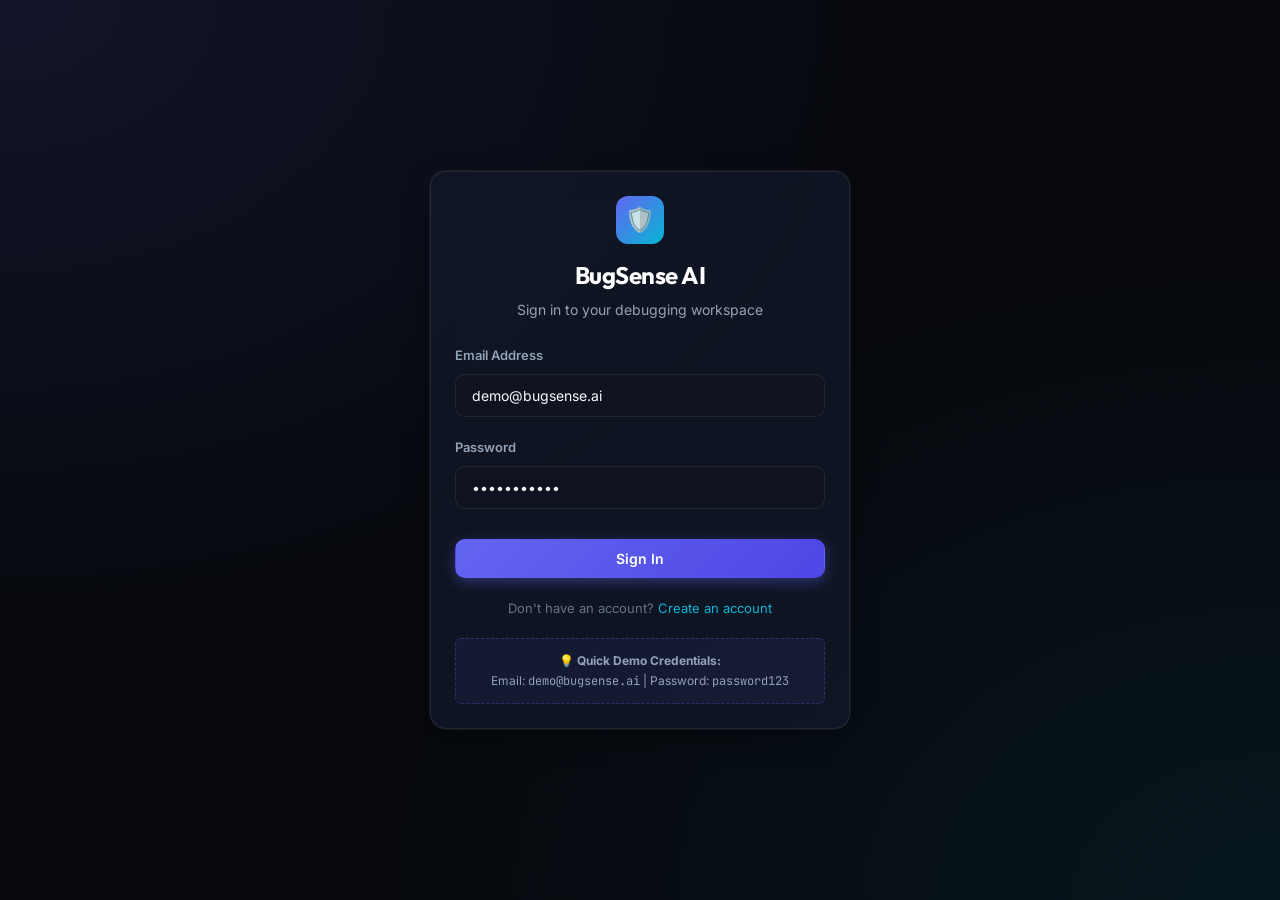
<file: frontend/index.html>
<!DOCTYPE html>
<html lang="en">

<head>
  <meta charset="UTF-8">
  <meta name="viewport" content="width=device-width, initial-scale=1.0">
  <title>BugSense AI — Developer Dashboard</title>
  <link rel="stylesheet" href="assets/css/base.css">
  <link rel="stylesheet" href="assets/css/components.css">
  <link rel="stylesheet" href="assets/css/dashboard.css">
</head>

<body>
  <!-- Navigation Header -->
  <nav class="navbar">
    <div class="app-container nav-wrapper">
      <a href="index.html" class="brand">
        <div class="brand-icon">🛡️</div>
        <span>BugSense AI</span>
      </a>
      <ul class="nav-links">
        <li class="nav-item"><a href="index.html" class="active">Dashboard</a></li>
        <li class="nav-item"><a href="upload.html">Upload Code</a></li>
        <li class="nav-item"><a href="history.html">History</a></li>
        <li class="nav-item"><a href="javascript:void(0)" id="logout-link"
            style="color: var(--severity-critical);">Logout</a></li>
      </ul>
    </div>
  </nav>

  <main class="main-content">
    <div class="app-container">

      <!-- Hero Banner -->
      <div class="hero-banner">
        <div class="hero-text">
          <h1>Automated Code Debugging</h1>
          <p>
            Static AST analysis, OWASP security scanning, and autonomous agentic patch generation — reducing debugging
            time from hours to seconds.
          </p>
          <div style="margin-top: 20px; display: flex; gap: 12px;">
            <a href="upload.html" class="btn btn-primary">⚡ Scan New Code</a>
            <a href="history.html" class="btn btn-secondary">📜 View Past Reports</a>
          </div>
        </div>
      </div>

      <!-- Quick Stats Overview -->
      <div class="stats-overview">
        <div class="stat-card">
          <div class="stat-icon" style="background: rgba(99, 102, 241, 0.15); color: var(--accent-primary);">🐞</div>
          <div class="stat-info">
            <div class="stat-number" id="dash-total-bugs">14</div>
            <div class="stat-title">Total Bugs Detected</div>
          </div>
        </div>
        <div class="stat-card">
          <div class="stat-icon" style="background: rgba(16, 185, 129, 0.15); color: var(--accent-emerald);">🤖</div>
          <div class="stat-info">
            <div class="stat-number" id="dash-auto-fixed" style="color: var(--accent-emerald);">11</div>
            <div class="stat-title">Auto-Fixed in Sandbox</div>
          </div>
        </div>
        <div class="stat-card">
          <div class="stat-icon" style="background: rgba(244, 63, 94, 0.15); color: var(--severity-critical);">🔥</div>
          <div class="stat-info">
            <div class="stat-number" id="dash-critical-issues" style="color: var(--severity-critical);">3</div>
            <div class="stat-title">Critical Vulnerabilities</div>
          </div>
        </div>
        <div class="stat-card">
          <div class="stat-icon" style="background: rgba(6, 182, 212, 0.15); color: var(--accent-cyan);">⏱️</div>
          <div class="stat-info">
            <div class="stat-number" style="color: var(--accent-cyan);">94%</div>
            <div class="stat-title">Avg Debug Time Saved</div>
          </div>
        </div>
      </div>

      <!-- Dashboard 2-column Grid -->
      <div class="dashboard-grid">

        <!-- Left: Recent Analyses Table -->
        <div class="card">
          <div style="display: flex; justify-content: space-between; align-items: center; margin-bottom: 16px;">
            <h3>Recent Code Analyses</h3>
            <a href="history.html" style="font-size: 13px;">View All &rarr;</a>
          </div>

          <div id="dash-loading" style="color: var(--text-muted); font-size: 13px;">Loading submissions...</div>
          <table class="recent-table" id="dash-table" style="display: none;">
            <thead>
              <tr>
                <th>File Name</th>
                <th>Hash</th>
                <th>Date</th>
                <th>Action</th>
              </tr>
            </thead>
            <tbody id="dash-table-body"></tbody>
          </table>
        </div>

        <!-- Right: Instant Quick Scanner Widget -->
        <div class="card" id="quick-scan-card">
          <div style="display: flex; justify-content: space-between; align-items: center; margin-bottom: 8px;">
            <h3>⚡ Quick Scan Widget</h3>
            <span class="badge-severity badge-Info" style="font-size: 11px;">Multi-Language</span>
          </div>
          <p style="font-size: 13px; color: var(--text-secondary); margin-top: 4px; margin-bottom: 12px;">
            Paste code in Python, C, C++, Java, JS, Go, Rust, or SQL for instant static and AI analysis.
          </p>

          <div style="margin-bottom: 12px;">
            <select id="quick-lang-select" class="form-select" style="font-size: 13px; padding: 7px 12px;">
              <option value="auto">🌐 Auto-Detect Language</option>
              <option value="Python">🐍 Python (.py)</option>
              <option value="C">🇨 C (.c)</option>
              <option value="C++">➕ C++ (.cpp)</option>
              <option value="Java">☕ Java (.java)</option>
              <option value="JavaScript">🟨 JavaScript (.js)</option>
              <option value="TypeScript">🔷 TypeScript (.ts)</option>
              <option value="Go">🐹 Go (.go)</option>
              <option value="Rust">🦀 Rust (.rs)</option>
              <option value="C#">🔷 C# (.cs)</option>
              <option value="PHP">🐘 PHP (.php)</option>
              <option value="Ruby">💎 Ruby (.rb)</option>
              <option value="SQL">🗄️ SQL (.sql)</option>
              <option value="Shell">🐚 Shell / Bash (.sh)</option>
            </select>
          </div>

          <textarea id="quick-code-area" class="form-textarea" rows="7"
            placeholder="// Paste your C, C++, Java, JavaScript, Python, Go, or SQL code here..."></textarea>

          <button id="quick-scan-btn" class="btn btn-primary" style="width: 100%; margin-top: 14px;">
            Run Instant Multi-Language Scan
          </button>

          <!-- Error Notification Display Box (Hidden by default) -->
          <div id="quick-error-container" class="quick-error-box" style="display: none;"></div>

          <!-- Instant In-Widget Results Display Container (Hidden by default) -->
          <div id="quick-results-container" class="quick-results-wrapper" style="display: none;"></div>
        </div>

      </div>

    </div>
  </main>

  <footer class="footer">
    <div class="app-container">
      BugSense AI — Automated Code Debugging & Agentic Patching Assistant
    </div>
  </footer>

  <script type="module">
    import { apiRequest } from './assets/js/api.js';
    import { requireAuth, logout } from './assets/js/auth.js';
    import {
      formatDate,
      showToast,
      escapeHtml,
      normalizePythonCode,
      getLineSnippet,
      generateSyntaxExplanations,
    } from './assets/js/utils.js';
    import { renderSeverityBadge, renderScorePill } from './assets/js/severityBadges.js';

    requireAuth();

    document.getElementById('logout-link').addEventListener('click', logout);

    // Load recent submissions
    async function loadDashboard() {
      try {
        const subs = await apiRequest('/upload/history');
        const loadingEl = document.getElementById('dash-loading');
        if (loadingEl) loadingEl.style.display = 'none';
        const table = document.getElementById('dash-table');
        const tbody = document.getElementById('dash-table-body');

        if (subs && subs.length > 0) {
          table.style.display = 'table';
          tbody.innerHTML = subs.slice(0, 5).map(s => `
            <tr>
              <td><strong>${escapeHtml(s.filename)}</strong></td>
              <td><code>${escapeHtml(s.source_hash.substring(0, 8))}...</code></td>
              <td>${formatDate(s.uploaded_at)}</td>
              <td><a href="report.html?id=${s.id}" class="btn btn-primary btn-sm">Audit Report</a></td>
            </tr>
          `).join('');
        } else {
          if (loadingEl) {
            loadingEl.style.display = 'block';
            loadingEl.textContent = 'No submissions yet. Use the Quick Scan widget or Upload page!';
          }
        }
      } catch (err) {
        const loadingEl = document.getElementById('dash-loading');
        if (loadingEl) loadingEl.textContent = 'Failed to load dashboard data.';
      }
    }

    // Elements
    const quickBtn = document.getElementById('quick-scan-btn');
    const quickArea = document.getElementById('quick-code-area');
    const errorContainer = document.getElementById('quick-error-container');
    const resultsContainer = document.getElementById('quick-results-container');

    function hideQuickError() {
      if (errorContainer) {
        errorContainer.style.display = 'none';
        errorContainer.innerHTML = '';
      }
    }

    function hideQuickResults() {
      if (resultsContainer) {
        resultsContainer.style.display = 'none';
        resultsContainer.innerHTML = '';
      }
    }

    function showQuickError(errorInfo) {
      if (!errorContainer) return;
      errorContainer.style.display = 'block';

      if (errorInfo.type === 'syntax') {
        errorContainer.innerHTML = `
          <div class="quick-error-header">
            <span>⚠️</span>
            <span>${escapeHtml(errorInfo.title || 'Python Syntax Error')}</span>
          </div>
          <div class="quick-error-body">
            <strong>${escapeHtml(errorInfo.message)}</strong>
          </div>
          ${errorInfo.codeSnippet ? `
            <pre class="quick-error-snippet"><code>Line ${errorInfo.line}: ${escapeHtml(errorInfo.codeSnippet)}</code></pre>
          ` : ''}
          ${errorInfo.rootCause ? `
            <div style="margin-top: 8px; font-size: 12px; color: #cbd5e1;">
              <strong>Root Cause:</strong> ${escapeHtml(errorInfo.rootCause)}
            </div>
          ` : ''}
          ${errorInfo.fixGuidance ? `
            <div class="quick-error-fix">
              <strong>Recommended Fix:</strong> ${escapeHtml(errorInfo.fixGuidance)}
            </div>
          ` : ''}
        `;
      } else {
        errorContainer.innerHTML = `
          <div class="quick-error-header">
            <span>⚠️</span>
            <span>${escapeHtml(errorInfo.title || 'Notice')}</span>
          </div>
          <div class="quick-error-body">${escapeHtml(errorInfo.message)}</div>
          ${errorInfo.guidance ? `
            <div class="quick-error-fix">${escapeHtml(errorInfo.guidance)}</div>
          ` : ''}
        `;
      }
    }

    function renderQuickResults(reportData, sourceCode) {
      if (!resultsContainer) return;
      resultsContainer.style.display = 'block';

      const totalBugs = reportData.total_bugs || 0;
      const bugs = reportData.bugs || [];
      const submissionId = reportData.submission_id;

      if (totalBugs === 0) {
        resultsContainer.innerHTML = `
          <div class="quick-results-header">
            <span class="badge-severity badge-Low" style="background: rgba(16, 185, 129, 0.15); color: #10b981; border-color: #10b981;">
              ✓ Clean Code
            </span>
            <span style="font-weight: 700; color: #10b981; font-size: 13px;">Zero Defects Detected</span>
          </div>
          <div style="font-size: 13px; color: #e2e8f0; line-height: 1.5; margin-bottom: 12px;">
            🎉 All static AST rules, Bandit security checks, and code complexity metrics passed cleanly!
          </div>
          <div class="quick-results-actions">
            <a href="report.html?id=${submissionId}" class="btn btn-primary btn-sm" style="flex: 1;">
              📊 View Full Audit Report &rarr;
            </a>
          </div>
        `;
        return;
      }

      const criticalCount = reportData.critical_count !== undefined
        ? reportData.critical_count
        : bugs.filter(b => b.severity === 'Critical').length;
      const highCount = reportData.high_count !== undefined
        ? reportData.high_count
        : bugs.filter(b => b.severity === 'High').length;
      const mediumCount = reportData.medium_count !== undefined
        ? reportData.medium_count
        : bugs.filter(b => b.severity === 'Medium').length;
      const lowCount = reportData.low_count !== undefined
        ? reportData.low_count
        : bugs.filter(b => b.severity === 'Low').length;

      const issueListHtml = bugs.map((b, idx) => {
        const lineSnippet = getLineSnippet(sourceCode, b.line);
        const sev = b.severity || 'Medium';
        return `
          <div class="quick-issue-item">
            <div class="quick-issue-top">
              <div style="display: flex; align-items: center; gap: 6px; flex-wrap: wrap;">
                ${renderSeverityBadge(sev)}
                <span class="analysis-meta-tag" style="font-size: 11px;">Line ${b.line}${b.column ? `:${b.column}` : ''}</span>
                <span class="analysis-meta-tag" style="font-size: 11px;">${escapeHtml(b.tool)}</span>
              </div>
              ${renderScorePill(b.severity_score)}
            </div>
            <div class="quick-issue-msg">${escapeHtml(b.message)}</div>
            ${lineSnippet ? `
              <pre class="quick-issue-snippet"><code>Line ${b.line}: ${escapeHtml(lineSnippet)}</code></pre>
            ` : ''}
            ${b.explanation ? `
              <div class="quick-issue-fix">
                💡 <strong>AI Guidance:</strong> ${escapeHtml(b.explanation.slice(0, 160))}${b.explanation.length > 160 ? '...' : ''}
              </div>
            ` : ''}
          </div>
        `;
      }).join('');

      resultsContainer.innerHTML = `
        <div class="quick-results-header">
          <div style="font-weight: 700; color: #ffffff; font-size: 14px;">
            Scan Results: ${totalBugs} Issue${totalBugs === 1 ? '' : 's'} Found
          </div>
          ${criticalCount > 0 ? renderSeverityBadge('Critical') : (highCount > 0 ? renderSeverityBadge('High') : renderSeverityBadge('Medium'))}
        </div>

        <div class="quick-results-summary">
          ${criticalCount > 0 ? `<span class="quick-summary-pill" style="background: rgba(244,63,94,0.2); color: var(--severity-critical); border: 1px solid rgba(244,63,94,0.4);">🔥 ${criticalCount} Critical</span>` : ''}
          ${highCount > 0 ? `<span class="quick-summary-pill" style="background: rgba(249,115,22,0.2); color: var(--severity-high); border: 1px solid rgba(249,115,22,0.4);">⚠️ ${highCount} High</span>` : ''}
          ${mediumCount > 0 ? `<span class="quick-summary-pill" style="background: rgba(234,179,8,0.2); color: var(--severity-medium); border: 1px solid rgba(234,179,8,0.4);">⚡ ${mediumCount} Medium</span>` : ''}
          ${lowCount > 0 ? `<span class="quick-summary-pill" style="background: rgba(56,189,248,0.2); color: var(--severity-low); border: 1px solid rgba(56,189,248,0.4);">ℹ️ ${lowCount} Low</span>` : ''}
        </div>

        <div class="quick-issue-list">
          ${issueListHtml}
        </div>

        <div class="quick-results-actions">
          <a href="report.html?id=${submissionId}" class="btn btn-primary btn-sm" style="flex: 1;">
            📊 Open Full Diagnostic View & Agentic Patching &rarr;
          </a>
        </div>
      `;
    }

    function handleQuickScanError(err, sourceCode) {
      const errData = err.errorData || {};
      const errCode = errData.code || '';
      const errMsg = errData.message || err.message || '';
      const details = errData.details || {};

      if (errCode === 'CODE_SYNTAX_ERROR') {
        const line = details.line || 1;
        const col = details.column || 0;
        const text = details.text || getLineSnippet(sourceCode, line);
        const syntaxMsg = details.message || errMsg || 'invalid syntax';
        const formatted = `Python syntax error on line ${line}, column ${col}: ${syntaxMsg}`;

        const { rootCause, fixGuidance } = generateSyntaxExplanations(syntaxMsg, text);

        showQuickError({
          type: 'syntax',
          title: 'Python Syntax Error',
          message: formatted,
          line,
          column: col,
          codeSnippet: text,
          rootCause,
          fixGuidance,
        });
        showToast(formatted, 'error');
      } else if (errCode === 'VALIDATION_ERROR' || err.status === 400) {
        const msg = errMsg || 'Please enter Python code before running the scan.';
        showQuickError({
          type: 'validation',
          title: 'Input Validation Notice',
          message: msg,
        });
        showToast(msg, 'error');
      } else if (err.name === 'TypeError' || (err.message && (err.message.includes('fetch') || err.message.includes('NetworkError') || err.message.includes('Failed to fetch')))) {
        const msg = 'Unable to connect to the scan service. Please try again.';
        showQuickError({
          type: 'network',
          title: 'Connection Error',
          message: msg,
          guidance: 'Please verify the FastAPI backend is running on http://127.0.0.1:8000 and network is reachable.',
        });
        showToast(msg, 'error');
      } else if (err.status >= 500 || errCode === 'INTERNAL_SERVER_ERROR' || errCode === 'ANALYSIS_ERROR') {
        const msg = 'The scan service encountered an error. Please try again.';
        showQuickError({
          type: 'server',
          title: 'Scan Service Error',
          message: msg,
          guidance: errMsg,
        });
        showToast(msg, 'error');
      } else if (err.message && err.message.includes('unexpected response')) {
        const msg = 'The scan service returned an unexpected response.';
        showQuickError({
          type: 'unexpected',
          title: 'Unexpected Response',
          message: msg,
        });
        showToast(msg, 'error');
      } else {
        const msg = errMsg || 'The scan service encountered an error. Please try again.';
        showQuickError({
          type: 'general',
          title: 'Scan Error',
          message: msg,
        });
        showToast(msg, 'error');
      }
    }

    const langSelect = document.getElementById('quick-lang-select');

    const EXT_MAP = {
      'Python': 'quick_snippet.py',
      'C': 'quick_snippet.c',
      'C++': 'quick_snippet.cpp',
      'Java': 'QuickSnippet.java',
      'JavaScript': 'quick_snippet.js',
      'TypeScript': 'quick_snippet.ts',
      'Go': 'quick_snippet.go',
      'Rust': 'quick_snippet.rs',
      'C#': 'QuickSnippet.cs',
      'PHP': 'quick_snippet.php',
      'Ruby': 'quick_snippet.rb',
      'SQL': 'quick_snippet.sql',
      'Shell': 'quick_snippet.sh',
    };

    function detectSnippetLanguage(text) {
      const t = text.trim();
      if (t.includes('#include <iostream>') || t.includes('std::cout') || t.includes('std::vector') || t.includes('namespace ')) return 'C++';
      if (t.includes('#include <stdio.h>') || t.includes('#include <stdlib.h>') || /\b(printf|malloc|free|scanf)\b/.test(t)) return 'C';
      if (/\b(public\s+class|System\.out\.println|import\s+java\.)\b/.test(t)) return 'Java';
      if (/\b(package\s+main|func\s+main|fmt\.Println)\b/.test(t)) return 'Go';
      if (/\b(fn\s+main|let\s+mut|println!)\b/.test(t)) return 'Rust';
      if (/\b(using\s+System|Console\.WriteLine|namespace\s+)\b/.test(t)) return 'C#';
      if (t.startsWith('<?php') || /\b(echo\s+\$|\$this->)\b/.test(t)) return 'PHP';
      if (/\b(console\.log|const\s+\w+\s*=|let\s+\w+\s*=|function\s+\w+)\b/.test(t)) return 'JavaScript';
      if (/\b(def\s+\w+\(|import\s+\w+|print\(|class\s+\w+:)\b/.test(t)) return 'Python';
      return 'Python';
    }

    // Quick scan handler
    quickBtn.addEventListener('click', async () => {
      const rawInput = quickArea.value;
      if (!rawInput || !rawInput.trim()) {
        const msg = 'Please enter source code before running the scan.';
        showQuickError({
          type: 'validation',
          title: 'Input Required',
          message: msg,
        });
        showToast(msg, 'error');
        return;
      }

      let chosenLang = langSelect ? langSelect.value : 'auto';
      if (chosenLang === 'auto') {
        chosenLang = detectSnippetLanguage(rawInput);
      }

      const filename = EXT_MAP[chosenLang] || 'quick_snippet.py';
      const code = (chosenLang === 'Python') ? normalizePythonCode(rawInput) : rawInput.trim();

      hideQuickError();
      hideQuickResults();

      quickBtn.disabled = true;
      quickBtn.innerHTML = `<span class="spinner"></span> Scanning ${chosenLang}...`;

      try {
        const uploadRes = await apiRequest('/upload', {
          method: 'POST',
          body: JSON.stringify({ filename, code, language: chosenLang }),
          suppressToast: true,
        });

        if (!uploadRes || !uploadRes.id) {
          throw new Error('The scan service returned an unexpected response.');
        }

        const submissionId = uploadRes.id;

        // Run full static and multi-language analysis pipeline
        await apiRequest(`/analysis/${submissionId}/run`, {
          method: 'POST',
          suppressToast: true,
        });

        // Retrieve structured bug report
        const bugReport = await apiRequest(`/bugs/${submissionId}`, {
          suppressToast: true,
        });

        if (!bugReport) {
          throw new Error('The scan service returned an unexpected response.');
        }

        // Render results inside widget
        renderQuickResults(bugReport, code);
        showToast(`Scan complete (${chosenLang}): ${bugReport.total_bugs} issue${bugReport.total_bugs === 1 ? '' : 's'} detected`, 'success');

        // Refresh Recent Code Analyses table
        loadDashboard();
      } catch (err) {
        handleQuickScanError(err, code);
      } finally {
        quickBtn.disabled = false;
        quickBtn.innerHTML = 'Run Instant Multi-Language Scan';
      }
    });

    loadDashboard();
  </script>
</body>

</html>
</file>
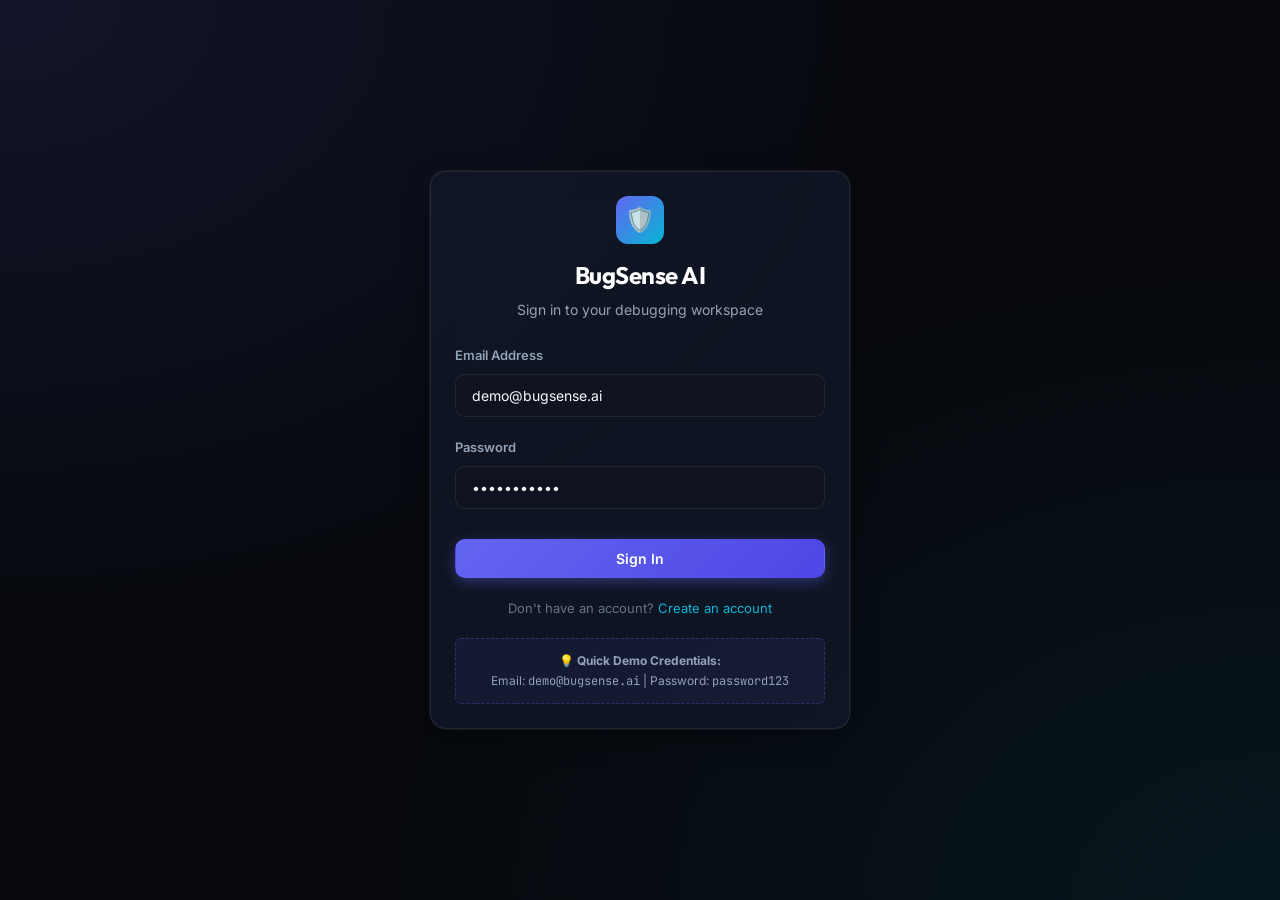
<file: frontend/history.html>
<!DOCTYPE html>
<html lang="en">
<head>
  <meta charset="UTF-8">
  <meta name="viewport" content="width=device-width, initial-scale=1.0">
  <title>BugSense AI — Analysis History</title>
  <link rel="stylesheet" href="assets/css/base.css">
  <link rel="stylesheet" href="assets/css/components.css">
  <link rel="stylesheet" href="assets/css/dashboard.css">
</head>
<body>
  <!-- Navigation Header -->
  <nav class="navbar">
    <div class="app-container nav-wrapper">
      <a href="index.html" class="brand">
        <div class="brand-icon">🛡️</div>
        <span>BugSense AI</span>
      </a>
      <ul class="nav-links">
        <li class="nav-item"><a href="index.html">Dashboard</a></li>
        <li class="nav-item"><a href="upload.html">Upload Code</a></li>
        <li class="nav-item"><a href="history.html" class="active">History</a></li>
        <li class="nav-item"><a href="javascript:void(0)" id="logout-link" style="color: var(--severity-critical);">Logout</a></li>
      </ul>
    </div>
  </nav>

  <main class="main-content">
    <div class="app-container">
      
      <div style="margin-bottom: 24px; display: flex; justify-content: space-between; align-items: center;">
        <div>
          <h2>Submissions & Audit History</h2>
          <p style="color: var(--text-secondary); font-size: 14px;">
            Past Python code submissions, analysis snapshots, and generated patches.
          </p>
        </div>
        <a href="upload.html" class="btn btn-primary btn-sm">+ Upload New File</a>
      </div>

      <div class="card">
        <div id="history-loading" style="color: var(--text-muted); font-size: 14px; padding: 20px;">
          <span class="spinner"></span> Loading analysis history...
        </div>

        <table class="recent-table" id="history-table">
          <thead>
            <tr>
              <th>Filename</th>
              <th>Language</th>
              <th>Lines of Code</th>
              <th>Date</th>
              <th>Actions</th>
            </tr>
          </thead>
          <tbody id="history-table-body"></tbody>
        </table>
      </div>

    </div>
  </main>

  <footer class="footer">
    <div class="app-container">
      BugSense AI — Automated Code Debugging & Agentic Patching Assistant
    </div>
  </footer>

  <script type="module">
    import { logout } from './assets/js/auth.js';
    import { initHistoryPage } from './assets/js/history.js';

    document.getElementById('logout-link').addEventListener('click', logout);
    initHistoryPage();
  </script>
</body>
</html>
</file>
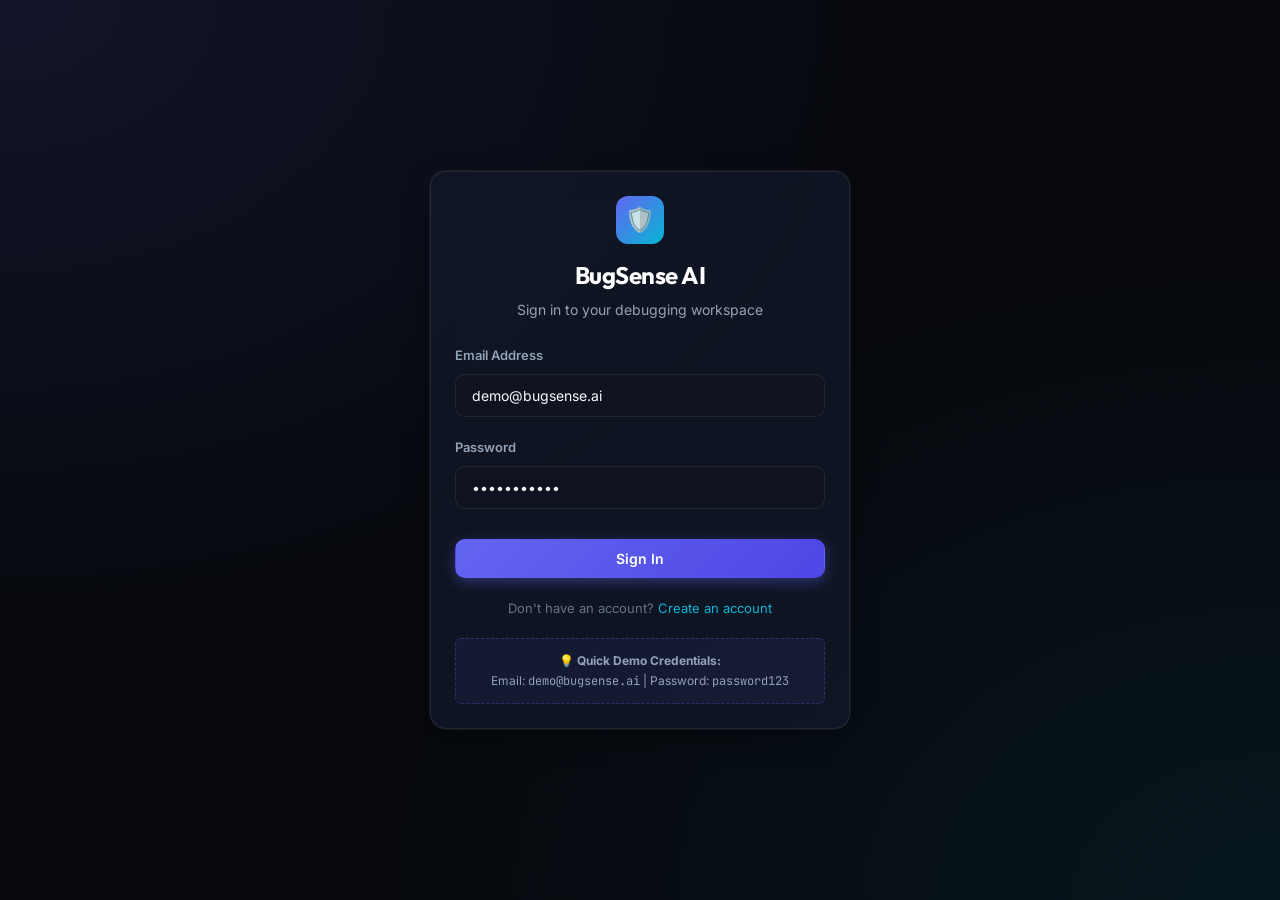
<file: frontend/login.html>
<!DOCTYPE html>
<html lang="en">
<head>
  <meta charset="UTF-8">
  <meta name="viewport" content="width=device-width, initial-scale=1.0">
  <title>BugSense AI — Developer Login</title>
  <link rel="stylesheet" href="assets/css/base.css">
  <link rel="stylesheet" href="assets/css/components.css">
</head>
<body>
  <div style="min-height: 100vh; display: flex; align-items: center; justify-content: center; padding: 20px;">
    <div class="card" style="max-width: 420px; width: 100%;">
      <div style="text-align: center; margin-bottom: 24px;">
        <div style="display: inline-flex; width: 48px; height: 48px; background: linear-gradient(135deg, var(--accent-primary), var(--accent-cyan)); border-radius: 12px; align-items: center; justify-content: center; font-size: 24px; margin-bottom: 12px;">
          🛡️
        </div>
        <h2>BugSense AI</h2>
        <p style="color: var(--text-secondary); font-size: 14px; margin-top: 4px;">Sign in to your debugging workspace</p>
      </div>

      <form id="login-form">
        <div class="form-group">
          <label class="form-label" for="login-email">Email Address</label>
          <input type="email" id="login-email" class="form-input" placeholder="developer@example.com" required value="demo@bugsense.ai" />
        </div>

        <div class="form-group">
          <label class="form-label" for="login-password">Password</label>
          <input type="password" id="login-password" class="form-input" placeholder="••••••••" required value="password123" />
        </div>

        <button type="submit" id="login-btn" class="btn btn-primary" style="width: 100%; margin-top: 10px;">
          Sign In
        </button>
      </form>

      <div style="text-align: center; margin-top: 20px; font-size: 13px; color: var(--text-muted);">
        Don't have an account? <a href="register.html">Create an account</a>
      </div>

      <div style="margin-top: 20px; padding: 12px; background: rgba(99, 102, 241, 0.08); border-radius: var(--radius-sm); border: 1px dashed rgba(99, 102, 241, 0.3); font-size: 12px; color: var(--text-secondary); text-align: center;">
        💡 <strong>Quick Demo Credentials:</strong><br>
        Email: <code>demo@bugsense.ai</code> | Password: <code>password123</code>
      </div>
    </div>
  </div>

  <script type="module">
    import { login } from './assets/js/auth.js';
    const form = document.getElementById('login-form');
    form.addEventListener('submit', async (e) => {
      e.preventDefault();
      const email = document.getElementById('login-email').value;
      const password = document.getElementById('login-password').value;
      const btn = document.getElementById('login-btn');
      btn.disabled = true;
      btn.innerHTML = '<span class="spinner"></span> Signing in...';
      try {
        await login(email, password);
      } catch (err) {
        btn.disabled = false;
        btn.innerHTML = 'Sign In';
      }
    });
  </script>
</body>
</html>
</file>
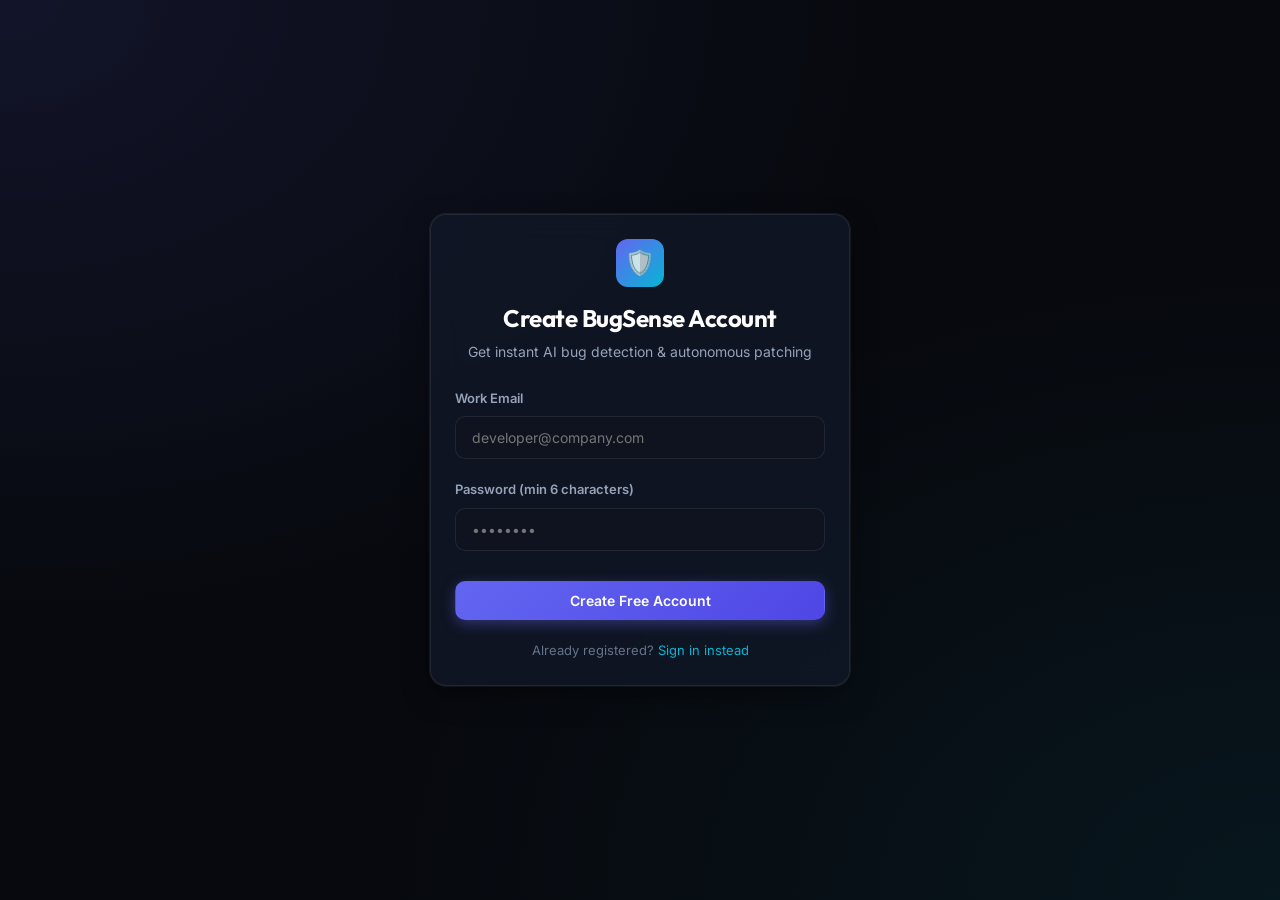
<file: frontend/register.html>
<!DOCTYPE html>
<html lang="en">
<head>
  <meta charset="UTF-8">
  <meta name="viewport" content="width=device-width, initial-scale=1.0">
  <title>BugSense AI — Developer Registration</title>
  <link rel="stylesheet" href="assets/css/base.css">
  <link rel="stylesheet" href="assets/css/components.css">
</head>
<body>
  <div style="min-height: 100vh; display: flex; align-items: center; justify-content: center; padding: 20px;">
    <div class="card" style="max-width: 420px; width: 100%;">
      <div style="text-align: center; margin-bottom: 24px;">
        <div style="display: inline-flex; width: 48px; height: 48px; background: linear-gradient(135deg, var(--accent-primary), var(--accent-cyan)); border-radius: 12px; align-items: center; justify-content: center; font-size: 24px; margin-bottom: 12px;">
          🛡️
        </div>
        <h2>Create BugSense Account</h2>
        <p style="color: var(--text-secondary); font-size: 14px; margin-top: 4px;">Get instant AI bug detection & autonomous patching</p>
      </div>

      <form id="register-form">
        <div class="form-group">
          <label class="form-label" for="reg-email">Work Email</label>
          <input type="email" id="reg-email" class="form-input" placeholder="developer@company.com" required />
        </div>

        <div class="form-group">
          <label class="form-label" for="reg-password">Password (min 6 characters)</label>
          <input type="password" id="reg-password" class="form-input" placeholder="••••••••" required minlength="6" />
        </div>

        <button type="submit" id="reg-btn" class="btn btn-primary" style="width: 100%; margin-top: 10px;">
          Create Free Account
        </button>
      </form>

      <div style="text-align: center; margin-top: 20px; font-size: 13px; color: var(--text-muted);">
        Already registered? <a href="login.html">Sign in instead</a>
      </div>
    </div>
  </div>

  <script type="module">
    import { register } from './assets/js/auth.js';
    const form = document.getElementById('register-form');
    form.addEventListener('submit', async (e) => {
      e.preventDefault();
      const email = document.getElementById('reg-email').value;
      const password = document.getElementById('reg-password').value;
      const btn = document.getElementById('reg-btn');
      btn.disabled = true;
      btn.innerHTML = '<span class="spinner"></span> Creating account...';
      try {
        await register(email, password);
      } catch (err) {
        btn.disabled = false;
        btn.innerHTML = 'Create Free Account';
      }
    });
  </script>
</body>
</html>
</file>
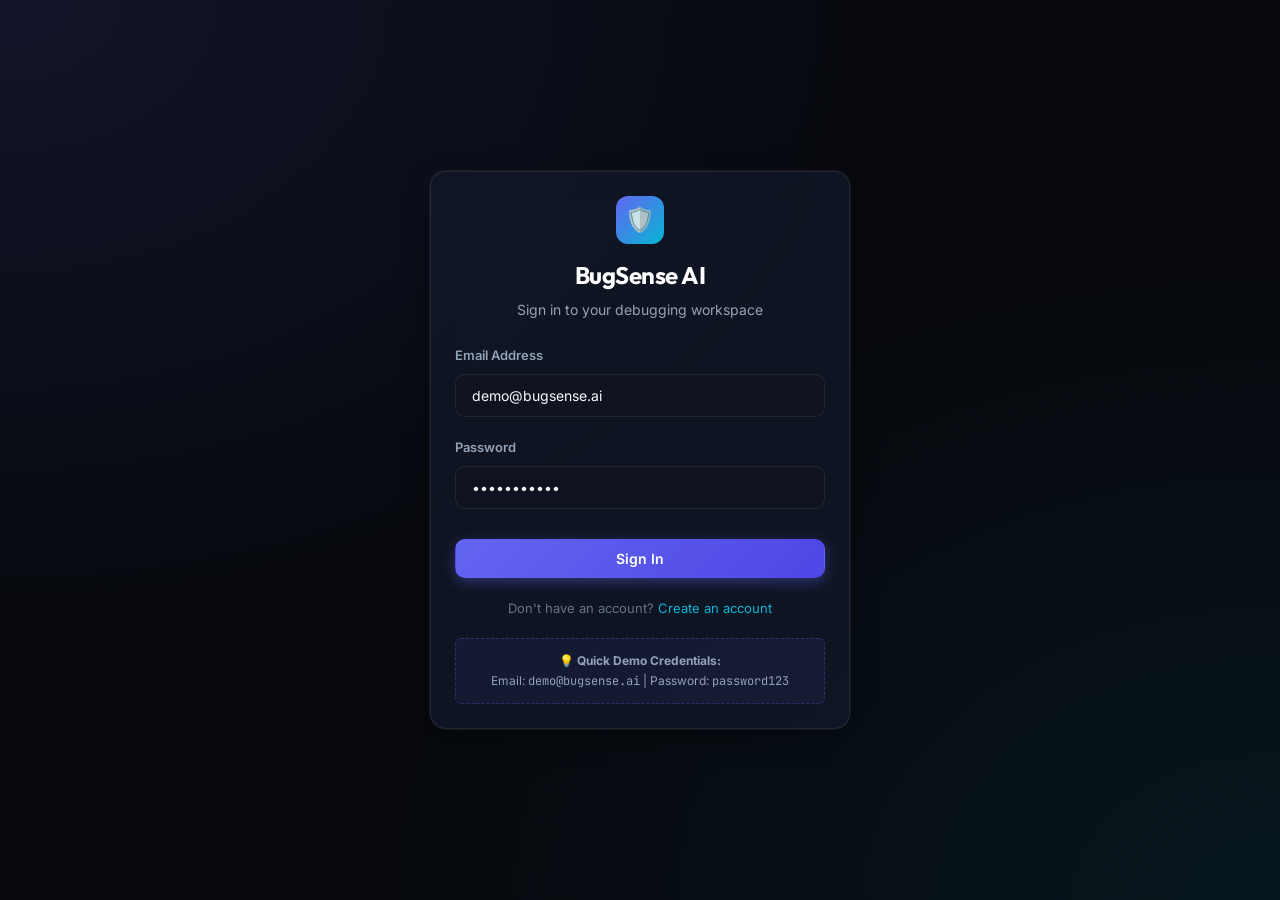
<file: frontend/report.html>
<!DOCTYPE html>
<html lang="en">
<head>
  <meta charset="UTF-8">
  <meta name="viewport" content="width=device-width, initial-scale=1.0">
  <title>BugSense AI — Bug Report & Diagnostics</title>
  <link rel="stylesheet" href="assets/css/base.css">
  <link rel="stylesheet" href="assets/css/components.css">
  <link rel="stylesheet" href="assets/css/report.css">
</head>
<body>
  <!-- Navigation Header -->
  <nav class="navbar">
    <div class="app-container nav-wrapper">
      <a href="index.html" class="brand">
        <div class="brand-icon">🛡️</div>
        <span>BugSense AI</span>
      </a>
      <ul class="nav-links">
        <li class="nav-item"><a href="index.html">Dashboard</a></li>
        <li class="nav-item"><a href="upload.html">Upload Code</a></li>
        <li class="nav-item"><a href="history.html">History</a></li>
        <li class="nav-item"><a href="javascript:void(0)" id="logout-link" style="color: var(--severity-critical);">Logout</a></li>
      </ul>
    </div>
  </nav>

  <main class="main-content">
    <div class="app-container">
      
      <!-- Report Header -->
      <div class="report-header">
        <div>
          <div style="display: flex; align-items: center; gap: 10px;">
            <h2>Audit Report: <span id="report-filename" style="color: var(--accent-cyan);">script.py</span></h2>
          </div>
          <p style="color: var(--text-secondary); font-size: 13px; margin-top: 4px;">
            Comprehensive static analysis, AST semantic diagnostics, and AI-recommended patches.
          </p>
        </div>

        <div style="display: flex; gap: 10px;">
          <button id="start-agentic-btn" class="btn btn-primary btn-sm">
            🤖 Run Autonomous Agentic Debugger
          </button>
          <button id="download-pdf-btn" class="btn btn-secondary btn-sm">
            📥 Download Report (PDF/HTML)
          </button>
        </div>
      </div>

      <!-- Quick Summary Pills -->
      <div style="display: flex; gap: 16px; margin-bottom: 24px; flex-wrap: wrap;">
        <div class="card" style="padding: 12px 20px; display: flex; align-items: center; gap: 10px;">
          <span style="color: var(--text-muted); font-size: 13px;">Total Detected:</span>
          <strong id="stat-total-bugs" style="font-size: 16px; color: #ffffff;">—</strong>
        </div>
        <div class="card" style="padding: 12px 20px; display: flex; align-items: center; gap: 10px;">
          <span style="color: var(--text-muted); font-size: 13px;">Critical Bugs:</span>
          <strong id="stat-critical" style="font-size: 16px; color: var(--severity-critical);">—</strong>
        </div>
        <div class="card" style="padding: 12px 20px; display: flex; align-items: center; gap: 10px;">
          <span style="color: var(--text-muted); font-size: 13px;">High Severity:</span>
          <strong id="stat-high" style="font-size: 16px; color: var(--severity-high);">—</strong>
        </div>
      </div>

      <!-- Agentic Loop Live Tracker Container -->
      <div id="agentic-tracker-container" class="card" style="margin-bottom: 24px; display: none;"></div>

      <!-- 2-Column Bug Workspace Grid -->
      <div class="report-grid">
        
        <!-- Left: Bug List -->
        <div>
          <h3 style="font-size: 18px; margin-bottom: 14px;">Detected Issues & Findings</h3>
          <div id="bug-list-container">
            <div style="color: var(--text-muted); padding: 20px;">Loading diagnostic findings...</div>
          </div>
        </div>

        <!-- Right: Detail Drawer & AI Pair Debugger -->
        <div>
          <div id="drawer-container" class="detail-drawer">
            <div style="color: var(--text-muted); padding: 40px; text-align: center;">
              Select an issue from the left panel to inspect root-cause analysis and generate verified patches.
            </div>
          </div>
        </div>

      </div>

    </div>
  </main>

  <footer class="footer">
    <div class="app-container">
      BugSense AI — Automated Code Debugging & Agentic Patching Assistant
    </div>
  </footer>

  <script type="module">
    import { logout } from './assets/js/auth.js';
    import { initReportPage } from './assets/js/report.js';

    document.getElementById('logout-link').addEventListener('click', logout);
    initReportPage();
  </script>
</body>
</html>
</file>
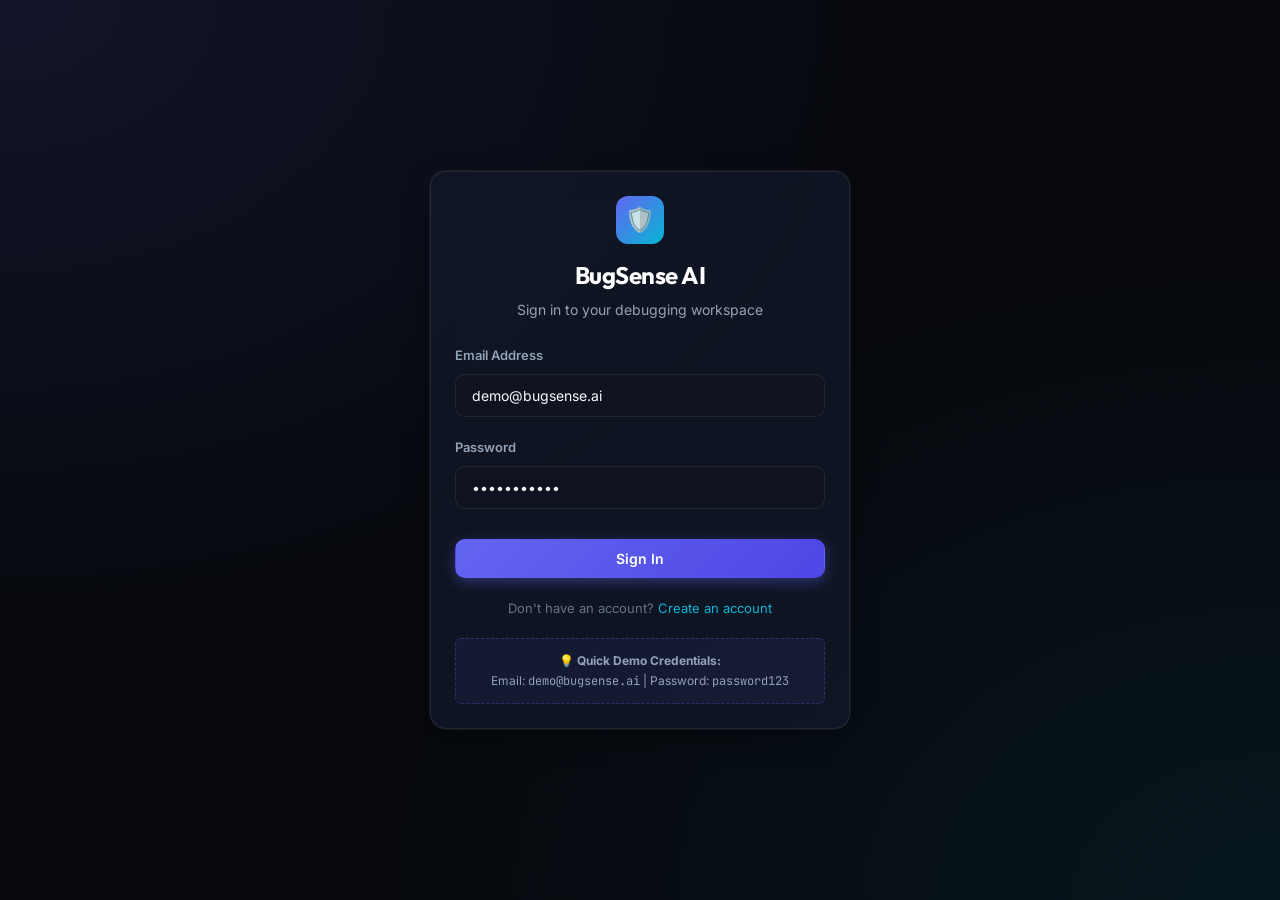
<file: frontend/upload.html>
<!DOCTYPE html>
<html lang="en">

<head>
  <meta charset="UTF-8">
  <meta name="viewport" content="width=device-width, initial-scale=1.0">
  <title>BugSense AI — Code Upload & Ingestion</title>
  <link rel="stylesheet" href="assets/css/base.css">
  <link rel="stylesheet" href="assets/css/components.css">
</head>

<body>
  <!-- Navigation Header -->
  <nav class="navbar">
    <div class="app-container nav-wrapper">
      <a href="index.html" class="brand">
        <div class="brand-icon">🛡️</div>
        <span>BugSense AI</span>
      </a>
      <ul class="nav-links">
        <li class="nav-item"><a href="index.html">Dashboard</a></li>
        <li class="nav-item"><a href="upload.html" class="active">Upload Code</a></li>
        <li class="nav-item"><a href="history.html">History</a></li>
        <li class="nav-item"><a href="javascript:void(0)" id="logout-link"
            style="color: var(--severity-critical);">Logout</a></li>
      </ul>
    </div>
  </nav>

  <main class="main-content">
    <div class="app-container" style="max-width: 1000px;">

      <div style="margin-bottom: 24px;">
        <h2>Code Upload & Analysis Module</h2>
        <p style="color: var(--text-secondary); font-size: 14px;">
          Submit code or a project ZIP. BugSense AI will run static AST analyzers, OWASP security rules, and
          prioritize all findings.
        </p>
      </div>

      <div class="card">

        <!-- Preset Dropdown & File selector bar -->
        <div style="display: grid; grid-template-columns: 1fr 1fr 1fr; gap: 14px; margin-bottom: 18px;">
          <div>
            <label class="form-label" for="lang-select">Programming Language</label>
            <select id="lang-select" class="form-select">
              <option value="auto">🌐 Auto-Detect</option>
              <option value="Python">🐍 Python</option>
              <option value="C">🇨 C</option>
              <option value="C++">➕ C++</option>
              <option value="Java">☕ Java</option>
              <option value="JavaScript">🟨 JavaScript</option>
              <option value="TypeScript">🔷 TypeScript</option>
              <option value="Go">🐹 Go</option>
              <option value="Rust">🦀 Rust</option>
              <option value="C#">🔷 C#</option>
              <option value="PHP">🐘 PHP</option>
              <option value="Ruby">💎 Ruby</option>
              <option value="SQL">🗄️ SQL</option>
              <option value="Shell">🐚 Shell / Bash</option>
            </select>
          </div>

          <div>
            <label class="form-label" for="preset-select">Load Bug Scenario Preset</label>
            <select id="preset-select" class="form-select">
              <option value="">-- Choose a Multi-Language Preset --</option>
              <optgroup label="🐍 Python">
                <option value="mutable_default">Mutable Default Argument Leak</option>
                <option value="undefined_var">Undefined Variable Reference</option>
                <option value="resource_leak">Unclosed File Resource Leak</option>
                <option value="sql_injection">Critical SQL Injection Flaw</option>
                <option value="off_by_one">Off-by-One Range Flaw</option>
              </optgroup>
              <optgroup label="🇨 C & C++">
                <option value="c_buffer_overflow">C: Buffer Overflow & gets()</option>
                <option value="cpp_memory_leak">C++: Raw Pointer Leak & Missing Delete</option>
              </optgroup>
              <optgroup label="☕ Java">
                <option value="java_resource_leak">Java: Unclosed FileInputStream</option>
                <option value="java_string_equality">Java: String == Equality Bug</option>
              </optgroup>
              <optgroup label="🟨 JavaScript">
                <option value="js_eval_injection">JS: Unsafe eval() Code Execution</option>
              </optgroup>
            </select>
          </div>

          <div>
            <label class="form-label" for="filename-input">Target Filename</label>
            <input type="text" id="filename-input" class="form-input" value="service.py"
              placeholder="e.g. main.c, Service.java, app.py" />
          </div>
        </div>

        <!-- Drag & Drop Zone -->
        <div id="drop-zone"
          style="border: 2px dashed var(--border-subtle); border-radius: var(--radius-md); padding: 24px; text-align: center; margin-bottom: 20px; background: rgba(14, 19, 31, 0.4); cursor: pointer;">
          <div style="font-size: 28px; margin-bottom: 8px;">📁</div>
          <div style="font-weight: 600; font-size: 14px;">Drag & Drop your source code or .zip file here</div>
          <div style="font-size: 12px; color: var(--text-muted); margin-top: 4px;">or click to browse local files (max
            2MB)</div>
          <input type="file" id="file-picker" accept=".py,.js,.ts,.jsx,.tsx,.c,.cpp,.h,.hpp,.java,.go,.rb,.php,.cs,.rs,.zip" style="display: none;" />
        </div>

        <!-- ZIP Archive Multi-File Preview Bar (Hidden by default) -->
        <div id="zip-preview-bar" class="card" style="display: none; background: rgba(30, 41, 59, 0.7); border: 1px solid var(--border-subtle); padding: 14px 18px; margin-bottom: 18px;">
          <div style="display: flex; justify-content: space-between; align-items: center; flex-wrap: wrap; gap: 12px;">
            <div style="display: flex; align-items: center; gap: 10px;">
              <span style="font-size: 20px;">📦</span>
              <div>
                <div id="zip-archive-title" style="font-weight: 600; font-size: 14px; color: #ffffff;">Archive Extracted</div>
                <div id="zip-archive-subtitle" style="font-size: 12px; color: var(--text-secondary);">Select a file below to preview and analyze</div>
              </div>
            </div>
            <div style="display: flex; align-items: center; gap: 8px; min-width: 240px;">
              <label for="zip-file-select" style="font-size: 12px; color: var(--text-secondary); white-space: nowrap;">Active File:</label>
              <select id="zip-file-select" class="form-select" style="font-size: 13px; padding: 6px 12px;"></select>
            </div>
          </div>
        </div>

        <!-- Raw Code Textarea -->
        <div class="form-group">
          <label class="form-label" for="code-input">Source Code</label>
          <textarea id="code-input" class="form-textarea" rows="14"
            placeholder="Paste your source code here..."></textarea>
        </div>

        <!-- Submit Button -->
        <button id="submit-upload-btn" class="btn btn-primary" style="width: 100%; padding: 14px; font-size: 15px;">
          Analyze Code with BugSense AI
        </button>

      </div>

      <!-- Dedicated Analysis Results Section -->
      <section id="analysis-results-section" class="analysis-results-wrapper" style="display: none;">
        <div class="analysis-results-header">
          <h3>
            <span>🔍 Analysis Results</span>
            <span id="results-count-badge" class="badge-severity badge-Info" style="display: none;">0 Issues</span>
          </h3>
          <div id="results-action-buttons" style="display: flex; gap: 10px;"></div>
        </div>

        <div id="analysis-results-content">
          <!-- Dynamic Results Cards / Loading / Errors will be rendered here -->
        </div>
      </section>

    </div>
  </main>


  <footer class="footer">
    <div class="app-container">
      BugSense AI — Automated Code Debugging & Agentic Patching Assistant
    </div>
  </footer>

  <script type="module">
    import { logout } from './assets/js/auth.js';
    import { initUploadPage } from './assets/js/upload.js';

    document.getElementById('logout-link').addEventListener('click', logout);
    document.getElementById('drop-zone').addEventListener('click', () => {
      document.getElementById('file-picker').click();
    });

    initUploadPage();
  </script>
</body>

</html>
</file>
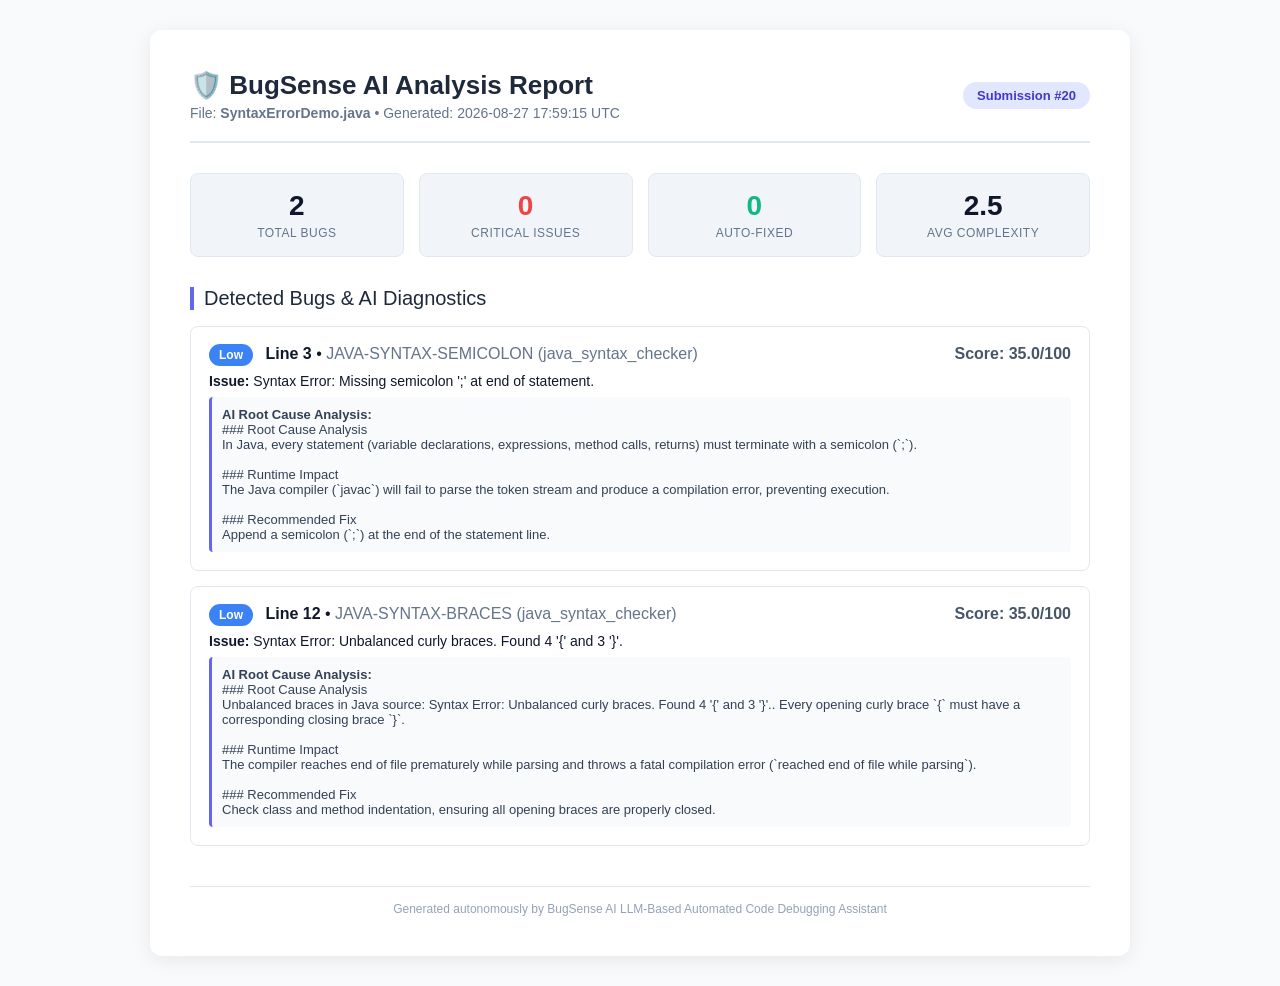
<file: backend/app/modules/storage/reports/report_sub_20.html>
<!DOCTYPE html>
<html lang="en">
<head>
    <meta charset="UTF-8">
    <title>BugSense AI Analysis Audit Report - SyntaxErrorDemo.java</title>
    <style>
        :root {
            --bg-primary: #0f172a;
            --bg-card: #1e293b;
            --text-primary: #f8fafc;
            --text-muted: #94a3b8;
            --border-color: #334155;
            --accent: #6366f1;
            --critical: #ef4444;
            --high: #f97316;
            --medium: #eab308;
            --low: #3b82f6;
            --info: #64748b;
        }
        body {
            font-family: -apple-system, BlinkMacSystemFont, "Segoe UI", Roboto, "Helvetica Neue", Arial, sans-serif;
            background-color: #f8fafc;
            color: #0f172a;
            margin: 0;
            padding: 30px;
        }
        .container {
            max-width: 900px;
            margin: 0 auto;
            background: #ffffff;
            padding: 40px;
            border-radius: 12px;
            box-shadow: 0 4px 20px rgba(0,0,0,0.08);
        }
        .header {
            border-bottom: 2px solid #e2e8f0;
            padding-bottom: 20px;
            margin-bottom: 30px;
            display: flex;
            justify-content: space-between;
            align-items: center;
        }
        .header h1 {
            margin: 0;
            color: #1e293b;
            font-size: 26px;
        }
        .meta-pill {
            background: #e0e7ff;
            color: #4338ca;
            padding: 6px 14px;
            border-radius: 20px;
            font-size: 13px;
            font-weight: 600;
        }
        .stats-grid {
            display: grid;
            grid-template-columns: repeat(4, 1fr);
            gap: 15px;
            margin-bottom: 30px;
        }
        .stat-box {
            background: #f1f5f9;
            padding: 16px;
            border-radius: 8px;
            text-align: center;
            border: 1px solid #e2e8f0;
        }
        .stat-val {
            font-size: 28px;
            font-weight: 700;
            color: #0f172a;
        }
        .stat-label {
            font-size: 12px;
            color: #64748b;
            text-transform: uppercase;
            letter-spacing: 0.5px;
            margin-top: 4px;
        }
        .section-title {
            font-size: 20px;
            color: #1e293b;
            margin-top: 30px;
            margin-bottom: 16px;
            border-left: 4px solid var(--accent);
            padding-left: 10px;
        }
        .bug-card {
            border: 1px solid #e2e8f0;
            border-radius: 8px;
            padding: 18px;
            margin-bottom: 15px;
            background: #ffffff;
        }
        .bug-card-header {
            display: flex;
            justify-content: space-between;
            align-items: center;
            margin-bottom: 10px;
        }
        .badge {
            padding: 4px 10px;
            border-radius: 12px;
            font-size: 12px;
            font-weight: 700;
            color: #ffffff;
        }
        .badge-Critical { background-color: var(--critical); }
        .badge-High { background-color: var(--high); }
        .badge-Medium { background-color: var(--medium); color: #000; }
        .badge-Low { background-color: var(--low); }
        .badge-Info { background-color: var(--info); }

        pre {
            background: #1e293b;
            color: #f8fafc;
            padding: 14px;
            border-radius: 6px;
            font-size: 13px;
            overflow-x: auto;
        }
        .diff-text {
            background: #0f172a;
            color: #a5f3fc;
            padding: 12px;
            border-radius: 6px;
            font-family: monospace;
            font-size: 12px;
            white-space: pre-wrap;
        }
        .footer {
            margin-top: 40px;
            border-top: 1px solid #e2e8f0;
            padding-top: 15px;
            text-align: center;
            font-size: 12px;
            color: #94a3b8;
        }
    </style>
</head>
<body>
    <div class="container">
        <div class="header">
            <div>
                <h1>🛡️ BugSense AI Analysis Report</h1>
                <div style="color: #64748b; font-size: 14px; margin-top: 4px;">File: <strong>SyntaxErrorDemo.java</strong> &bull; Generated: 2026-08-27 17:59:15 UTC</div>
            </div>
            <div class="meta-pill">Submission #20</div>
        </div>

        <div class="stats-grid">
            <div class="stat-box">
                <div class="stat-val">2</div>
                <div class="stat-label">Total Bugs</div>
            </div>
            <div class="stat-box">
                <div class="stat-val" style="color: var(--critical);">0</div>
                <div class="stat-label">Critical Issues</div>
            </div>
            <div class="stat-box">
                <div class="stat-val" style="color: #10b981;">0</div>
                <div class="stat-label">Auto-Fixed</div>
            </div>
            <div class="stat-box">
                <div class="stat-val">2.5</div>
                <div class="stat-label">Avg Complexity</div>
            </div>
        </div>

        <div class="section-title">Detected Bugs & AI Diagnostics</div>
        
        <div class="bug-card">
            <div class="bug-card-header">
                <div>
                    <span class="badge badge-Low">Low</span>
                    <strong style="margin-left: 8px;">Line 3</strong> &bull; <span style="color: #64748b;">JAVA-SYNTAX-SEMICOLON (java_syntax_checker)</span>
                </div>
                <div style="font-weight: 600; color: #475569;">Score: 35.0/100</div>
            </div>
            <div style="font-size: 14px; margin-bottom: 8px;"><strong>Issue:</strong> Syntax Error: Missing semicolon ';' at end of statement.</div>
            
            <div style="background: #f8fafc; border-left: 3px solid #6366f1; padding: 10px; border-radius: 4px; font-size: 13px; color: #334155; margin-top: 8px;">
                <strong>AI Root Cause Analysis:</strong><br/>
                ### Root Cause Analysis<br/>In Java, every statement (variable declarations, expressions, method calls, returns) must terminate with a semicolon (`;`).<br/><br/>### Runtime Impact<br/>The Java compiler (`javac`) will fail to parse the token stream and produce a compilation error, preventing execution.<br/><br/>### Recommended Fix<br/>Append a semicolon (`;`) at the end of the statement line.
            </div>
            
        </div>
        
        <div class="bug-card">
            <div class="bug-card-header">
                <div>
                    <span class="badge badge-Low">Low</span>
                    <strong style="margin-left: 8px;">Line 12</strong> &bull; <span style="color: #64748b;">JAVA-SYNTAX-BRACES (java_syntax_checker)</span>
                </div>
                <div style="font-weight: 600; color: #475569;">Score: 35.0/100</div>
            </div>
            <div style="font-size: 14px; margin-bottom: 8px;"><strong>Issue:</strong> Syntax Error: Unbalanced curly braces. Found 4 '{' and 3 '}'.</div>
            
            <div style="background: #f8fafc; border-left: 3px solid #6366f1; padding: 10px; border-radius: 4px; font-size: 13px; color: #334155; margin-top: 8px;">
                <strong>AI Root Cause Analysis:</strong><br/>
                ### Root Cause Analysis<br/>Unbalanced braces in Java source: Syntax Error: Unbalanced curly braces. Found 4 '{' and 3 '}'.. Every opening curly brace `{` must have a corresponding closing brace `}`.<br/><br/>### Runtime Impact<br/>The compiler reaches end of file prematurely while parsing and throws a fatal compilation error (`reached end of file while parsing`).<br/><br/>### Recommended Fix<br/>Check class and method indentation, ensuring all opening braces are properly closed.
            </div>
            
        </div>
        

        

        <div class="footer">
            Generated autonomously by BugSense AI LLM-Based Automated Code Debugging Assistant
        </div>
    </div>
</body>
</html>
</file>
<file: frontend/assets/css/base.css>
/* ==========================================================================
   BugSense AI — Base CSS Design System
   Variables, Typography, Global Reset, Layout Primitives
   ========================================================================== */

@import url('https://fonts.googleapis.com/css2?family=Inter:wght@300;400;500;600;700;800&family=JetBrains+Mono:wght@400;500;600&family=Outfit:wght@500;600;700;800&display=swap');

:root {
  /* Dark Glassmorphic Color Palette */
  --bg-dark: #07090e;
  --bg-surface: #0e131f;
  --bg-surface-elevated: #151c2e;
  --bg-card: rgba(18, 24, 40, 0.75);
  --bg-card-hover: rgba(26, 35, 58, 0.85);
  
  /* Primary Accent & Glows */
  --accent-primary: #6366f1;
  --accent-primary-hover: #4f46e5;
  --accent-cyan: #06b6d4;
  --accent-emerald: #10b981;
  --glow-primary: rgba(99, 102, 241, 0.25);
  --glow-cyan: rgba(6, 182, 212, 0.2);

  /* Severity Color Tokens */
  --severity-critical: #f43f5e;
  --severity-critical-bg: rgba(244, 63, 94, 0.12);
  --severity-high: #f97316;
  --severity-high-bg: rgba(249, 115, 22, 0.12);
  --severity-medium: #eab308;
  --severity-medium-bg: rgba(234, 179, 8, 0.12);
  --severity-low: #38bdf8;
  --severity-low-bg: rgba(56, 189, 248, 0.12);
  --severity-info: #94a3b8;
  --severity-info-bg: rgba(148, 163, 184, 0.12);

  /* Typography Colors */
  --text-main: #f8fafc;
  --text-secondary: #94a3b8;
  --text-muted: #64748b;
  --border-subtle: rgba(255, 255, 255, 0.08);
  --border-strong: rgba(255, 255, 255, 0.15);

  /* Dimensions & Glass Effects */
  --radius-sm: 6px;
  --radius-md: 10px;
  --radius-lg: 16px;
  --radius-full: 9999px;
  --backdrop-blur: blur(16px);
  --shadow-card: 0 10px 30px -5px rgba(0, 0, 0, 0.5), 0 0 0 1px var(--border-subtle);
  --shadow-glow: 0 0 25px var(--glow-primary);
  --transition-fast: 0.15s ease;
  --transition-normal: 0.25s cubic-bezier(0.4, 0, 0.2, 1);
}

*, *::before, *::after {
  box-sizing: border-box;
  margin: 0;
  padding: 0;
}

html {
  font-size: 16px;
  scroll-behavior: smooth;
}

body {
  font-family: 'Inter', -apple-system, BlinkMacSystemFont, sans-serif;
  background-color: var(--bg-dark);
  background-image: 
    radial-gradient(at 0% 0%, rgba(99, 102, 241, 0.12) 0px, transparent 50%),
    radial-gradient(at 100% 100%, rgba(6, 182, 212, 0.08) 0px, transparent 50%);
  background-attachment: fixed;
  color: var(--text-main);
  min-height: 100vh;
  display: flex;
  flex-direction: column;
  line-height: 1.6;
  -webkit-font-smoothing: antialiased;
}

h1, h2, h3, h4, .brand-font {
  font-family: 'Outfit', sans-serif;
  font-weight: 700;
  color: #ffffff;
  letter-spacing: -0.02em;
}

code, pre, .font-mono {
  font-family: 'JetBrains Mono', monospace;
}

a {
  color: var(--accent-cyan);
  text-decoration: none;
  transition: color var(--transition-fast);
}

a:hover {
  color: #38bdf8;
}

/* Layout Containers */
.app-container {
  max-width: 1300px;
  margin: 0 auto;
  padding: 0 24px;
  width: 100%;
}

.main-content {
  flex: 1;
  padding: 32px 0 64px;
}

/* Navigation Bar */
.navbar {
  background: rgba(14, 19, 31, 0.8);
  backdrop-filter: var(--backdrop-blur);
  border-bottom: 1px solid var(--border-subtle);
  position: sticky;
  top: 0;
  z-index: 100;
  height: 70px;
}

.nav-wrapper {
  display: flex;
  justify-content: space-between;
  align-items: center;
  height: 100%;
}

.brand {
  display: flex;
  align-items: center;
  gap: 12px;
  font-size: 20px;
  font-weight: 800;
  color: #ffffff;
}

.brand-icon {
  width: 36px;
  height: 36px;
  background: linear-gradient(135deg, var(--accent-primary), var(--accent-cyan));
  border-radius: 8px;
  display: flex;
  align-items: center;
  justify-content: center;
  box-shadow: var(--shadow-glow);
  font-size: 18px;
}

.nav-links {
  display: flex;
  align-items: center;
  gap: 24px;
  list-style: none;
}

.nav-item a {
  color: var(--text-secondary);
  font-weight: 500;
  font-size: 14px;
  padding: 8px 14px;
  border-radius: var(--radius-sm);
  transition: all var(--transition-fast);
}

.nav-item a:hover, .nav-item a.active {
  color: #ffffff;
  background: rgba(255, 255, 255, 0.05);
}

/* Footer */
.footer {
  border-top: 1px solid var(--border-subtle);
  padding: 24px 0;
  text-align: center;
  color: var(--text-muted);
  font-size: 13px;
  background: rgba(7, 9, 14, 0.9);
}
</file>
<file: frontend/assets/css/components.css>
/* ==========================================================================
   BugSense AI — Component Styles
   Buttons, Cards, Inputs, Severity Badges, Modals, Toasts
   ========================================================================== */

/* Glass Cards */
.card {
  background: var(--bg-card);
  backdrop-filter: var(--backdrop-blur);
  border: 1px solid var(--border-subtle);
  border-radius: var(--radius-lg);
  padding: 24px;
  box-shadow: var(--shadow-card);
  transition: transform var(--transition-normal), border-color var(--transition-normal);
}

.card:hover {
  border-color: var(--border-strong);
}

/* Buttons */
.btn {
  display: inline-flex;
  align-items: center;
  justify-content: center;
  gap: 8px;
  padding: 10px 20px;
  font-size: 14px;
  font-weight: 600;
  border-radius: var(--radius-md);
  border: 1px solid transparent;
  cursor: pointer;
  transition: all var(--transition-normal);
  text-decoration: none;
  font-family: inherit;
}

.btn-primary {
  background: linear-gradient(135deg, var(--accent-primary), #4f46e5);
  color: #ffffff;
  box-shadow: 0 4px 14px rgba(99, 102, 241, 0.4);
}

.btn-primary:hover {
  background: linear-gradient(135deg, #4f46e5, #4338ca);
  transform: translateY(-1px);
  box-shadow: 0 6px 20px rgba(99, 102, 241, 0.6);
  color: #ffffff;
}

.btn-secondary {
  background: var(--bg-surface-elevated);
  color: var(--text-main);
  border: 1px solid var(--border-subtle);
}

.btn-secondary:hover {
  background: rgba(255, 255, 255, 0.1);
  color: #ffffff;
}

.btn-success {
  background: linear-gradient(135deg, #10b981, #059669);
  color: #ffffff;
  box-shadow: 0 4px 14px rgba(16, 185, 129, 0.3);
}

.btn-sm {
  padding: 6px 12px;
  font-size: 12px;
  border-radius: var(--radius-sm);
}

.btn-icon {
  padding: 8px;
  border-radius: var(--radius-md);
  background: transparent;
  color: var(--text-secondary);
}

/* Inputs and Forms */
.form-group {
  margin-bottom: 20px;
}

.form-label {
  display: block;
  font-size: 13px;
  font-weight: 600;
  color: var(--text-secondary);
  margin-bottom: 8px;
}

.form-input, .form-textarea, .form-select {
  width: 100%;
  background: var(--bg-surface);
  border: 1px solid var(--border-subtle);
  border-radius: var(--radius-md);
  padding: 12px 16px;
  color: var(--text-main);
  font-size: 14px;
  font-family: inherit;
  transition: all var(--transition-fast);
}

.form-textarea {
  font-family: 'JetBrains Mono', monospace;
  font-size: 13px;
  line-height: 1.5;
  resize: vertical;
}

.form-input:focus, .form-textarea:focus, .form-select:focus {
  outline: none;
  border-color: var(--accent-primary);
  box-shadow: 0 0 0 3px rgba(99, 102, 241, 0.25);
  background: #111726;
}

/* Severity Badges */
.badge-severity {
  display: inline-flex;
  align-items: center;
  gap: 6px;
  padding: 4px 10px;
  border-radius: var(--radius-full);
  font-size: 12px;
  font-weight: 700;
  letter-spacing: 0.3px;
  text-transform: uppercase;
}

.badge-Critical {
  background: var(--severity-critical-bg);
  color: var(--severity-critical);
  border: 1px solid rgba(244, 63, 94, 0.3);
}

.badge-High {
  background: var(--severity-high-bg);
  color: var(--severity-high);
  border: 1px solid rgba(249, 115, 22, 0.3);
}

.badge-Medium {
  background: var(--severity-medium-bg);
  color: var(--severity-medium);
  border: 1px solid rgba(234, 179, 8, 0.3);
}

.badge-Low {
  background: var(--severity-low-bg);
  color: var(--severity-low);
  border: 1px solid rgba(56, 189, 248, 0.3);
}

.badge-Info {
  background: var(--severity-info-bg);
  color: var(--severity-info);
  border: 1px solid rgba(148, 163, 184, 0.3);
}

/* Toast Notifications Container */
#toast-container {
  position: fixed;
  bottom: 24px;
  right: 24px;
  z-index: 1000;
  display: flex;
  flex-direction: column;
  gap: 10px;
}

.toast {
  background: #1e293b;
  color: #ffffff;
  padding: 14px 20px;
  border-radius: var(--radius-md);
  box-shadow: 0 10px 25px rgba(0, 0, 0, 0.4);
  border-left: 4px solid var(--accent-primary);
  min-width: 280px;
  max-width: 400px;
  font-size: 14px;
  display: flex;
  align-items: center;
  justify-content: space-between;
  animation: slideIn 0.2s ease-out;
}

.toast-error {
  border-left-color: var(--severity-critical);
}

.toast-success {
  border-left-color: var(--accent-emerald);
}

@keyframes slideIn {
  from { transform: translateX(100%); opacity: 0; }
  to { transform: translateX(0); opacity: 1; }
}

/* Loading Spinners */
.spinner {
  width: 20px;
  height: 20px;
  border: 2px solid rgba(255, 255, 255, 0.2);
  border-top-color: #ffffff;
  border-radius: 50%;
  animation: spin 0.6s linear infinite;
  display: inline-block;
}

@keyframes spin {
  to { transform: rotate(360deg); }
}

/* ==========================================================================
   Analysis Results Dedicated Section Styles
   ========================================================================== */
.analysis-results-wrapper {
  margin-top: 32px;
  animation: fadeIn 0.3s cubic-bezier(0.4, 0, 0.2, 1);
}

.analysis-results-header {
  display: flex;
  justify-content: space-between;
  align-items: center;
  margin-bottom: 20px;
  flex-wrap: wrap;
  gap: 12px;
  border-bottom: 1px solid var(--border-subtle);
  padding-bottom: 14px;
}

.analysis-results-header h3 {
  font-size: 20px;
  display: flex;
  align-items: center;
  gap: 10px;
  color: #ffffff;
}

.analysis-card {
  background: var(--bg-card);
  backdrop-filter: var(--backdrop-blur);
  border: 1px solid var(--border-subtle);
  border-radius: var(--radius-lg);
  padding: 24px;
  margin-bottom: 18px;
  box-shadow: var(--shadow-card);
  transition: all var(--transition-normal);
}

.analysis-card:hover {
  border-color: var(--border-strong);
}

.analysis-card-Critical, .analysis-card-critical {
  border-left: 4px solid var(--severity-critical);
}

.analysis-card-High, .analysis-card-high {
  border-left: 4px solid var(--severity-high);
}

.analysis-card-Medium, .analysis-card-medium {
  border-left: 4px solid var(--severity-medium);
}

.analysis-card-Low, .analysis-card-low {
  border-left: 4px solid var(--severity-low);
}

.analysis-card-Info, .analysis-card-info {
  border-left: 4px solid var(--severity-info);
}

.analysis-card-Success, .analysis-card-success {
  border-left: 4px solid var(--accent-emerald);
}

.analysis-card-top {
  display: flex;
  justify-content: space-between;
  align-items: center;
  margin-bottom: 14px;
  flex-wrap: wrap;
  gap: 10px;
}

.analysis-card-meta {
  display: flex;
  align-items: center;
  gap: 10px;
  font-size: 13px;
  color: var(--text-secondary);
  flex-wrap: wrap;
}

.analysis-meta-tag {
  background: rgba(255, 255, 255, 0.06);
  padding: 3px 8px;
  border-radius: var(--radius-sm);
  border: 1px solid var(--border-subtle);
  font-family: 'JetBrains Mono', monospace;
  font-size: 12px;
  color: var(--text-main);
}

.analysis-field {
  margin-top: 14px;
}

.analysis-field-label {
  font-size: 11px;
  font-weight: 700;
  text-transform: uppercase;
  letter-spacing: 0.6px;
  color: var(--text-muted);
  margin-bottom: 4px;
}

.analysis-field-content {
  font-size: 14px;
  color: var(--text-main);
  line-height: 1.6;
}

.analysis-explanation-box {
  background: rgba(99, 102, 241, 0.08);
  border: 1px solid rgba(99, 102, 241, 0.22);
  border-radius: var(--radius-md);
  padding: 14px 16px;
  margin-top: 6px;
  font-size: 13px;
  color: #e2e8f0;
  line-height: 1.6;
  white-space: pre-wrap;
}

.analysis-fix-box {
  background: rgba(16, 185, 129, 0.08);
  border: 1px solid rgba(16, 185, 129, 0.28);
  border-radius: var(--radius-md);
  padding: 14px 16px;
  margin-top: 6px;
  font-size: 13px;
  color: #a7f3d0;
  line-height: 1.6;
}

.analysis-code-snippet {
  background: #090d16;
  border: 1px solid var(--border-subtle);
  border-radius: var(--radius-sm);
  padding: 10px 14px;
  font-family: 'JetBrains Mono', monospace;
  font-size: 13px;
  margin-top: 6px;
  overflow-x: auto;
  color: #a5f3fc;
}

.analysis-loading-box {
  text-align: center;
  padding: 48px 24px;
  color: var(--text-secondary);
}

.analysis-empty-box {
  text-align: center;
  padding: 32px 24px;
  color: var(--text-muted);
  font-size: 14px;
}

@keyframes fadeIn {
  from { opacity: 0; transform: translateY(12px); }
  to { opacity: 1; transform: translateY(0); }
}
</file>
<file: frontend/assets/css/dashboard.css>
/* ==========================================================================
   BugSense AI — Dashboard View Styles
   Quick stats, Recent analyses, Quick upload launcher
   ========================================================================== */

.hero-banner {
  background: linear-gradient(135deg, rgba(99, 102, 241, 0.15), rgba(6, 182, 212, 0.1));
  border: 1px solid rgba(99, 102, 241, 0.2);
  border-radius: var(--radius-lg);
  padding: 36px 32px;
  margin-bottom: 32px;
  display: flex;
  justify-content: space-between;
  align-items: center;
  position: relative;
  overflow: hidden;
}

.hero-banner::after {
  content: '';
  position: absolute;
  top: -50%;
  right: -20%;
  width: 400px;
  height: 400px;
  background: radial-gradient(circle, rgba(99, 102, 241, 0.2) 0%, transparent 70%);
  pointer-events: none;
}

.hero-text h1 {
  font-size: 32px;
  margin-bottom: 8px;
}

.hero-text p {
  color: var(--text-secondary);
  font-size: 16px;
  max-width: 600px;
}

.stats-overview {
  display: grid;
  grid-template-columns: repeat(auto-fit, minmax(220px, 1fr));
  gap: 20px;
  margin-bottom: 36px;
}

.stat-card {
  background: var(--bg-card);
  backdrop-filter: var(--backdrop-blur);
  border: 1px solid var(--border-subtle);
  border-radius: var(--radius-md);
  padding: 20px;
  display: flex;
  align-items: center;
  gap: 16px;
}

.stat-icon {
  width: 48px;
  height: 48px;
  border-radius: var(--radius-md);
  display: flex;
  align-items: center;
  justify-content: center;
  font-size: 22px;
}

.stat-info .stat-number {
  font-size: 26px;
  font-weight: 800;
  font-family: 'Outfit', sans-serif;
  color: #ffffff;
}

.stat-info .stat-title {
  font-size: 12px;
  color: var(--text-muted);
  text-transform: uppercase;
  letter-spacing: 0.5px;
  margin-top: 2px;
}

/* Dashboard 2-column Grid */
.dashboard-grid {
  display: grid;
  grid-template-columns: 2fr 1fr;
  gap: 24px;
}

@media (max-width: 900px) {
  .dashboard-grid {
    grid-template-columns: 1fr;
  }
}

.recent-table {
  width: 100%;
  border-collapse: collapse;
  margin-top: 12px;
}

.recent-table th {
  text-align: left;
  padding: 12px;
  font-size: 12px;
  color: var(--text-muted);
  border-bottom: 1px solid var(--border-subtle);
  text-transform: uppercase;
}

.recent-table td {
  padding: 14px 12px;
  font-size: 14px;
  border-bottom: 1px solid var(--border-subtle);
}

.recent-table tr:hover td {
  background: rgba(255, 255, 255, 0.02);
}

/* Quick Scan In-Widget Results & Error Displays */
.quick-error-box {
  margin-top: 14px;
  background: rgba(244, 63, 94, 0.08);
  border: 1px solid rgba(244, 63, 94, 0.3);
  border-left: 4px solid var(--severity-critical);
  border-radius: var(--radius-md);
  padding: 14px 16px;
  animation: fadeIn 0.25s ease-out;
}

.quick-error-header {
  display: flex;
  align-items: center;
  gap: 8px;
  font-weight: 700;
  font-size: 13px;
  color: var(--severity-critical);
  margin-bottom: 6px;
}

.quick-error-body {
  font-size: 13px;
  color: var(--text-main);
  line-height: 1.5;
}

.quick-error-snippet {
  margin-top: 8px;
  background: #090d16;
  border: 1px solid rgba(244, 63, 94, 0.2);
  border-radius: var(--radius-sm);
  padding: 8px 12px;
  font-family: 'JetBrains Mono', monospace;
  font-size: 12px;
  color: #fca5a5;
  overflow-x: auto;
}

.quick-error-fix {
  margin-top: 8px;
  padding: 8px 12px;
  background: rgba(16, 185, 129, 0.08);
  border: 1px solid rgba(16, 185, 129, 0.2);
  border-radius: var(--radius-sm);
  font-size: 12px;
  color: #a7f3d0;
  line-height: 1.4;
}

.quick-results-wrapper {
  margin-top: 18px;
  border-top: 1px solid var(--border-subtle);
  padding-top: 16px;
  animation: fadeIn 0.3s cubic-bezier(0.4, 0, 0.2, 1);
}

.quick-results-header {
  display: flex;
  justify-content: space-between;
  align-items: center;
  margin-bottom: 12px;
  flex-wrap: wrap;
  gap: 8px;
}

.quick-results-summary {
  display: flex;
  gap: 8px;
  flex-wrap: wrap;
  margin-bottom: 14px;
}

.quick-summary-pill {
  font-size: 11px;
  font-weight: 700;
  padding: 3px 8px;
  border-radius: var(--radius-full);
  display: inline-flex;
  align-items: center;
  gap: 4px;
}

.quick-issue-list {
  display: flex;
  flex-direction: column;
  gap: 10px;
  max-height: 380px;
  overflow-y: auto;
  padding-right: 4px;
}

.quick-issue-item {
  background: var(--bg-surface);
  border: 1px solid var(--border-subtle);
  border-radius: var(--radius-md);
  padding: 12px 14px;
  transition: border-color var(--transition-fast);
}

.quick-issue-item:hover {
  border-color: var(--border-strong);
}

.quick-issue-top {
  display: flex;
  justify-content: space-between;
  align-items: center;
  margin-bottom: 6px;
  flex-wrap: wrap;
  gap: 6px;
}

.quick-issue-msg {
  font-size: 13px;
  font-weight: 600;
  color: var(--text-main);
  line-height: 1.4;
}

.quick-issue-snippet {
  margin-top: 6px;
  background: #090d16;
  border: 1px solid var(--border-subtle);
  border-radius: var(--radius-sm);
  padding: 6px 10px;
  font-family: 'JetBrains Mono', monospace;
  font-size: 11px;
  color: #a5f3fc;
  overflow-x: auto;
}

.quick-issue-fix {
  margin-top: 6px;
  font-size: 12px;
  color: #a7f3d0;
  background: rgba(16, 185, 129, 0.06);
  padding: 6px 10px;
  border-radius: var(--radius-sm);
  border: 1px solid rgba(16, 185, 129, 0.15);
}

.quick-results-actions {
  margin-top: 14px;
  display: flex;
  gap: 10px;
  flex-wrap: wrap;
}
</file>
<file: frontend/assets/css/report.css>
/* ==========================================================================
   BugSense AI — Report & Results View Styles
   Bug List, Detail Drawer, Diff Viewer, Agentic Timeline, AI Chat Panel
   ========================================================================== */

.report-header {
  display: flex;
  justify-content: space-between;
  align-items: center;
  margin-bottom: 24px;
  flex-wrap: wrap;
  gap: 16px;
}

.report-grid {
  display: grid;
  grid-template-columns: 1.2fr 1fr;
  gap: 24px;
}

@media (max-width: 1024px) {
  .report-grid {
    grid-template-columns: 1fr;
  }
}

/* Bug List Items */
.bug-item {
  background: var(--bg-surface);
  border: 1px solid var(--border-subtle);
  border-radius: var(--radius-md);
  padding: 16px;
  margin-bottom: 12px;
  cursor: pointer;
  transition: all var(--transition-fast);
}

.bug-item:hover {
  border-color: var(--accent-primary);
  transform: translateY(-2px);
  background: var(--bg-surface-elevated);
}

.bug-item.active {
  border-color: var(--accent-primary);
  box-shadow: 0 0 0 2px var(--glow-primary);
  background: #131929;
}

.bug-header {
  display: flex;
  justify-content: space-between;
  align-items: center;
  margin-bottom: 8px;
}

.bug-title {
  font-size: 14px;
  font-weight: 600;
  color: var(--text-main);
}

.bug-loc {
  font-family: 'JetBrains Mono', monospace;
  font-size: 12px;
  color: var(--text-muted);
}

/* Detail Drawer */
.detail-drawer {
  background: var(--bg-card);
  border: 1px solid var(--border-subtle);
  border-radius: var(--radius-lg);
  padding: 24px;
  position: sticky;
  top: 90px;
  max-height: calc(100vh - 120px);
  overflow-y: auto;
}

.explanation-box {
  background: rgba(99, 102, 241, 0.08);
  border: 1px solid rgba(99, 102, 241, 0.2);
  border-radius: var(--radius-md);
  padding: 16px;
  margin: 16px 0;
  font-size: 13px;
  color: #e2e8f0;
  line-height: 1.6;
}

/* Diff Viewer */
.diff-container {
  background: #090d16;
  border: 1px solid var(--border-subtle);
  border-radius: var(--radius-md);
  padding: 14px;
  font-family: 'JetBrains Mono', monospace;
  font-size: 12px;
  overflow-x: auto;
  white-space: pre;
  margin: 16px 0;
}

.diff-add {
  color: #34d399;
  background: rgba(52, 211, 153, 0.1);
  display: block;
}

.diff-del {
  color: #f87171;
  background: rgba(248, 113, 113, 0.1);
  display: block;
}

/* Agentic Loop Timeline */
.agentic-timeline {
  margin-top: 20px;
  border-left: 2px solid var(--accent-primary);
  padding-left: 16px;
}

.timeline-step {
  position: relative;
  margin-bottom: 16px;
}

.timeline-step::before {
  content: '';
  position: absolute;
  left: -22px;
  top: 4px;
  width: 10px;
  height: 10px;
  border-radius: 50%;
  background: var(--accent-primary);
  box-shadow: 0 0 8px var(--accent-primary);
}

/* AI Chat Assistant Drawer */
.chat-container {
  display: flex;
  flex-direction: column;
  height: 380px;
  border: 1px solid var(--border-subtle);
  border-radius: var(--radius-md);
  background: var(--bg-surface);
  overflow: hidden;
  margin-top: 20px;
}

.chat-messages {
  flex: 1;
  padding: 16px;
  overflow-y: auto;
  display: flex;
  flex-direction: column;
  gap: 12px;
}

.chat-bubble {
  padding: 10px 14px;
  border-radius: 12px;
  font-size: 13px;
  max-width: 85%;
  line-height: 1.5;
}

.chat-bubble-user {
  background: var(--accent-primary);
  color: #ffffff;
  align-self: flex-end;
}

.chat-bubble-ai {
  background: var(--bg-surface-elevated);
  color: var(--text-main);
  border: 1px solid var(--border-subtle);
  align-self: flex-start;
}

.chat-input-bar {
  display: flex;
  border-top: 1px solid var(--border-subtle);
  padding: 8px;
  background: #090d16;
}

.chat-input-bar input {
  flex: 1;
  background: transparent;
  border: none;
  color: #ffffff;
  padding: 8px 12px;
  font-size: 13px;
}

.chat-input-bar input:focus {
  outline: none;
}
</file>
